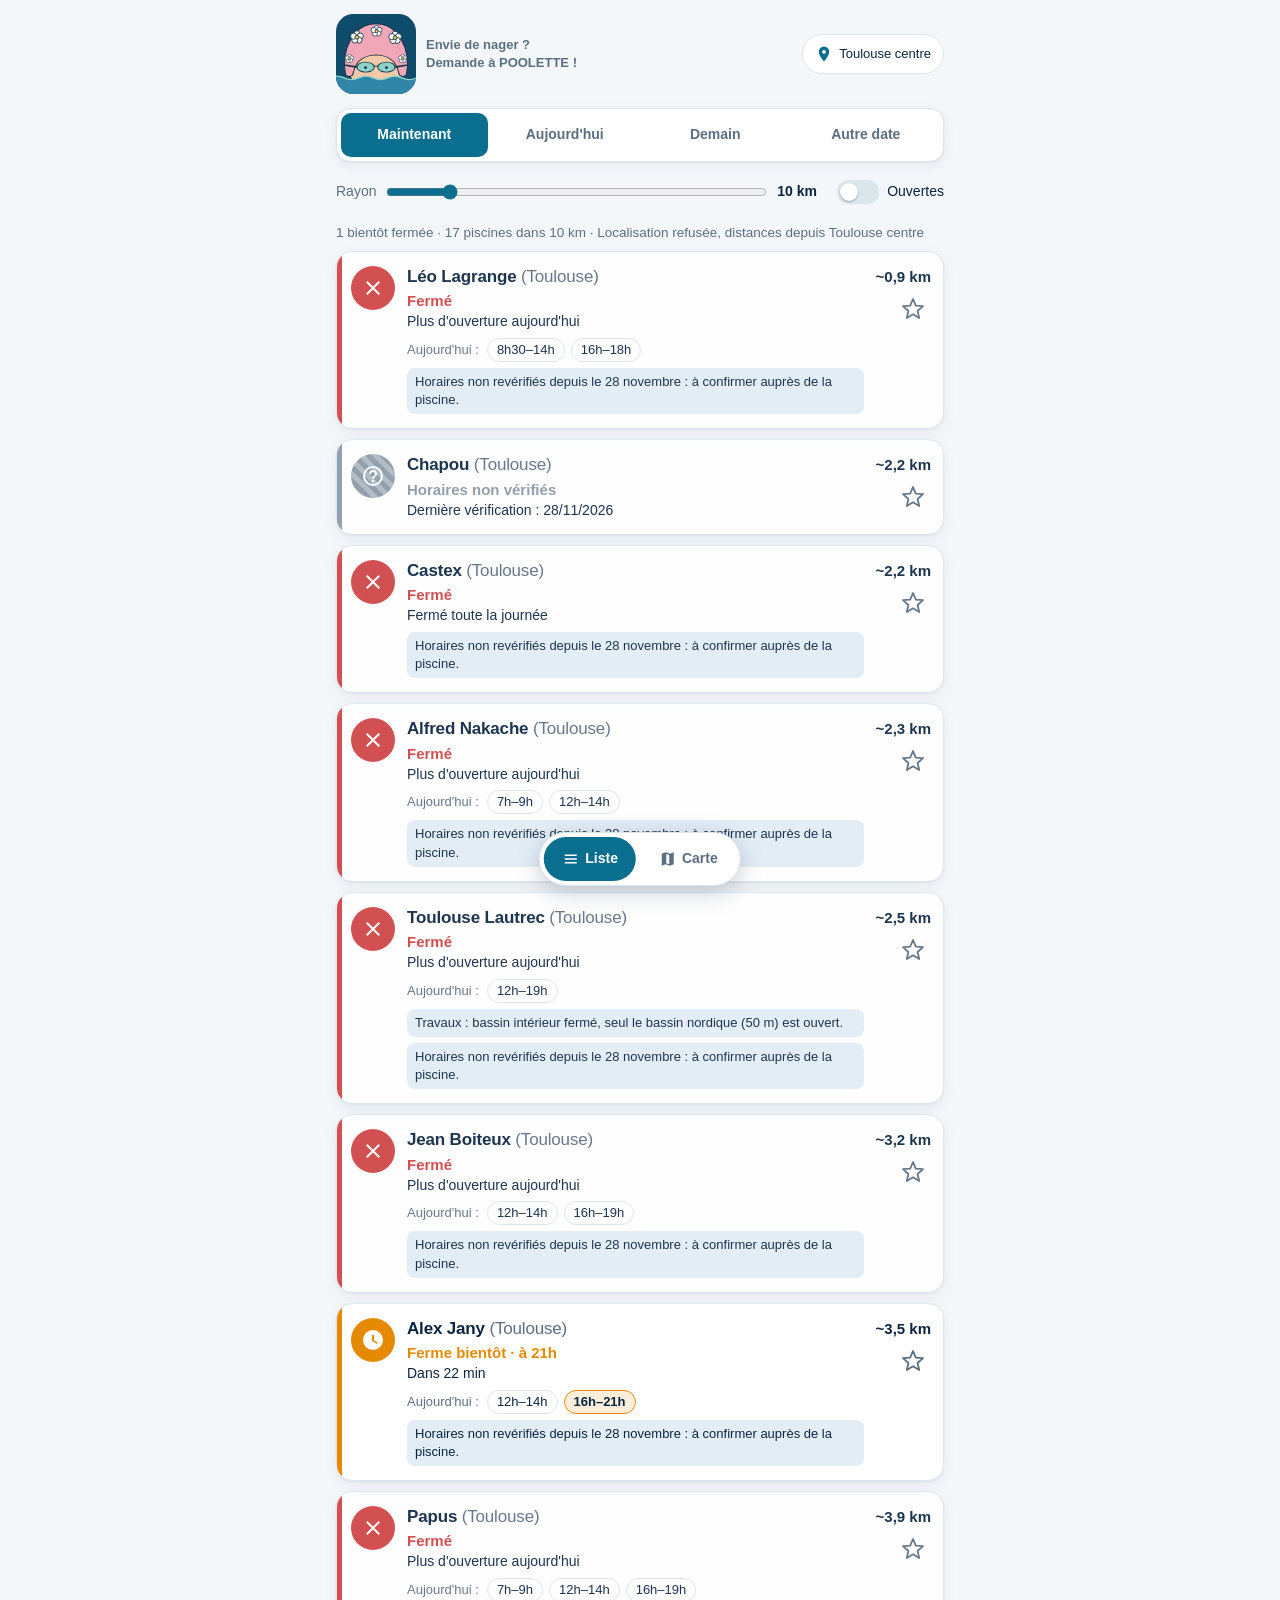
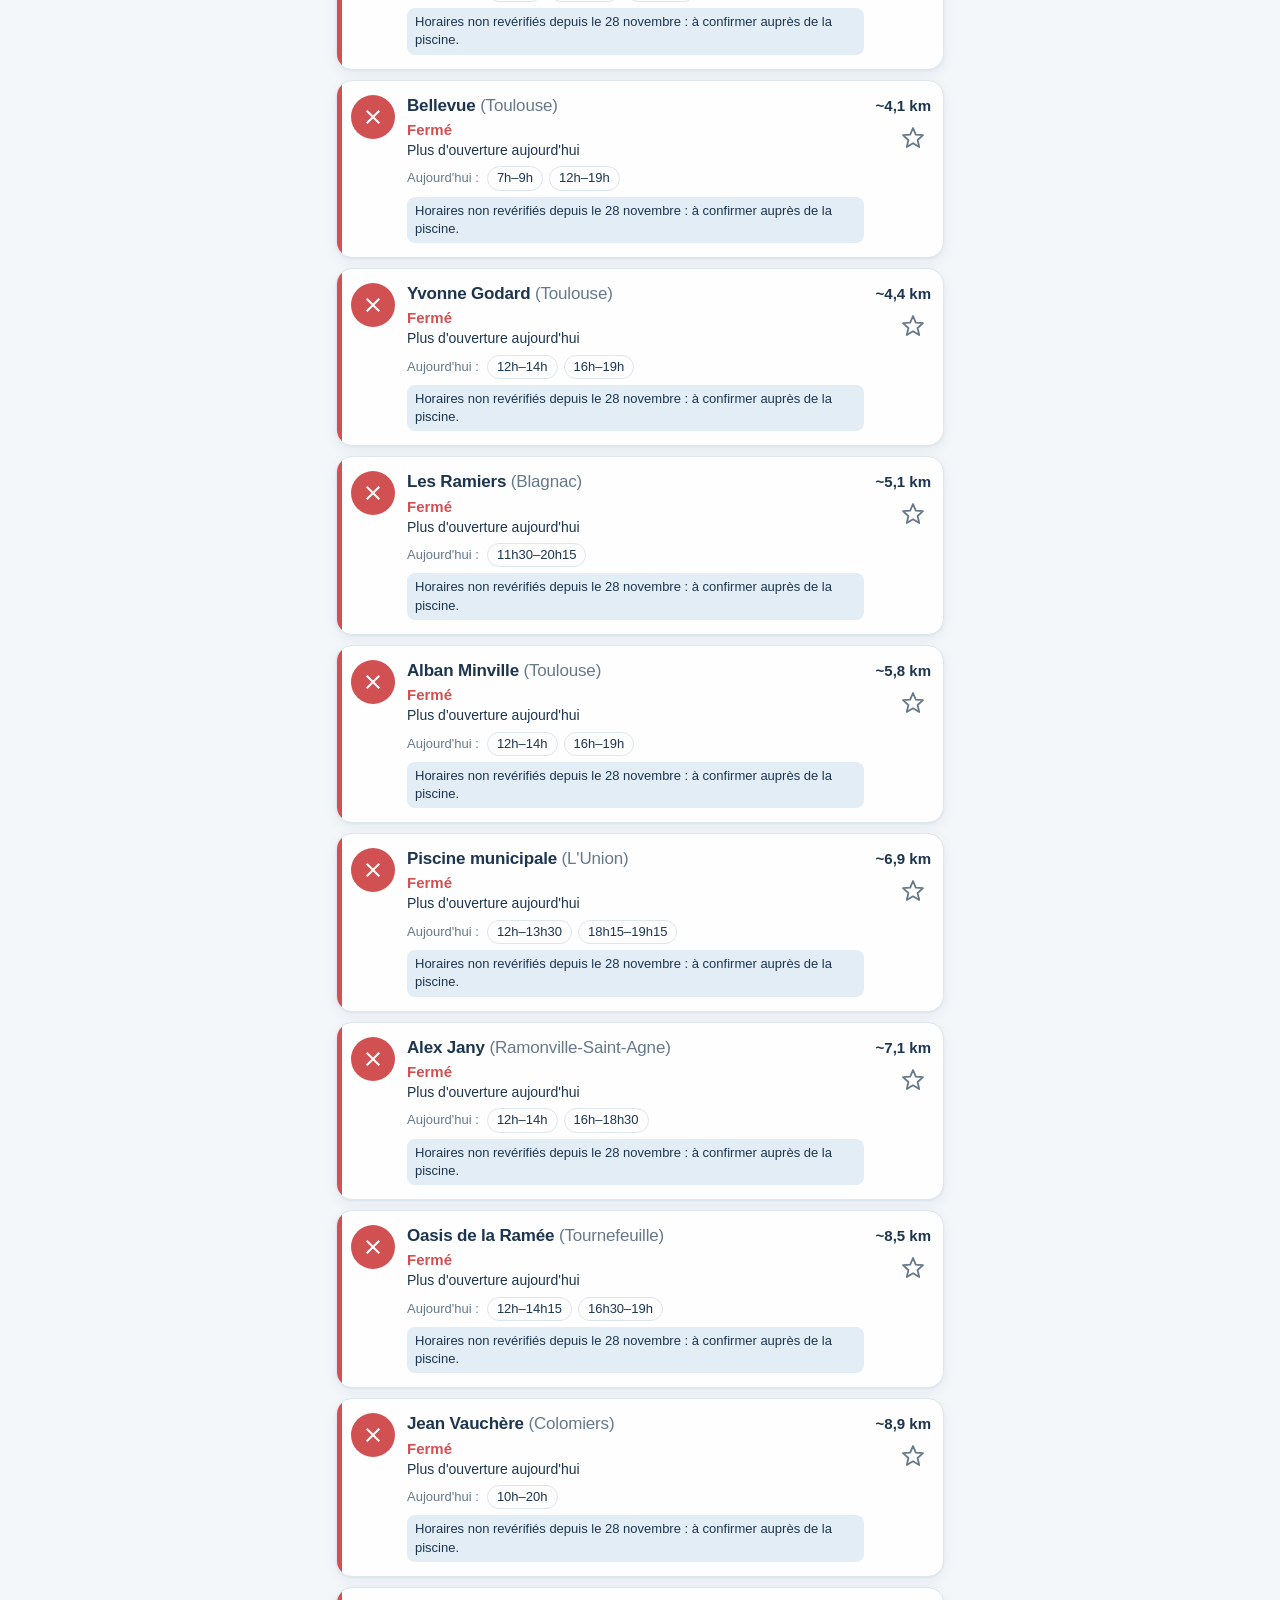
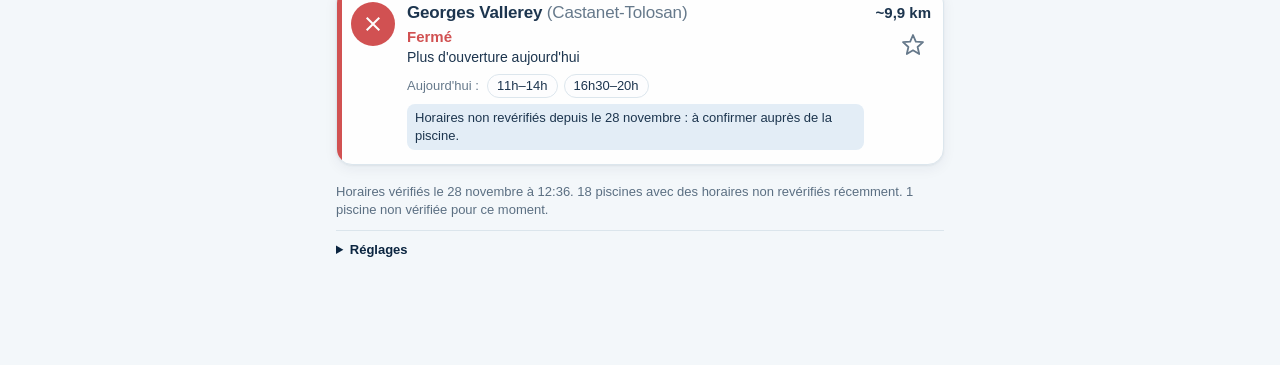
<file: site/index.html>
<!doctype html>
<html lang="fr">
<head>
  <meta charset="utf-8">
  <meta name="viewport" content="width=device-width, initial-scale=1, viewport-fit=cover">
  <title>Poolette</title>
  <meta name="description" content="Envie de nager ? Demande à POOLETTE !">
  <meta name="theme-color" content="#0a6e8e" media="(prefers-color-scheme: light)">
  <meta name="theme-color" content="#0c1c28" media="(prefers-color-scheme: dark)">
  <meta name="apple-mobile-web-app-capable" content="yes">
  <meta name="mobile-web-app-capable" content="yes">
  <meta name="apple-mobile-web-app-title" content="Poolette">
  <meta name="apple-mobile-web-app-status-bar-style" content="default">
  <link rel="manifest" href="manifest.webmanifest">
  <link rel="icon" href="icons/icon.svg" type="image/svg+xml">
  <link rel="apple-touch-icon" href="icons/apple-touch-icon.png">
  <link rel="stylesheet" href="styles.css">
</head>
<body>
  <header class="top">
    <div class="brand">
      <img src="icons/icon.svg" alt="" width="80" height="80">
      <div>
        <h1>Poolette</h1>
        <p>Envie de nager&nbsp;?<br>Demande à&nbsp;POOLETTE&nbsp;!</p>
      </div>
    </div>
    <button id="btnLocate" class="loc" type="button" aria-label="Me localiser">
      <svg viewBox="0 0 24 24" width="18" height="18" aria-hidden="true"><path fill="currentColor" d="M12 2a7 7 0 0 0-7 7c0 5.2 7 13 7 13s7-7.8 7-13a7 7 0 0 0-7-7Zm0 9.5A2.5 2.5 0 1 1 12 6.500a2.500 2.500 0 0 1 0 5Z"/></svg>
      <span id="locLabel">Localisation…</span>
    </button>
  </header>

  <section class="controls" aria-label="Choix du moment">
    <div class="seg" id="moment" role="group" aria-label="Moment">
      <button type="button" data-m="now" aria-pressed="true">Maintenant</button>
      <button type="button" data-m="today" aria-pressed="false">Aujourd'hui</button>
      <button type="button" data-m="tomorrow" aria-pressed="false">Demain</button>
      <button type="button" data-m="date" aria-pressed="false">Autre date</button>
    </div>

    <div class="row" id="dateRow" hidden>
      <label class="field">Date <input type="date" id="date"></label>
    </div>

    <div class="row" id="rangeRow" hidden>
      <label class="switch"><input type="checkbox" id="useRange"><span class="track"></span><span>Plage horaire</span></label>
      <span class="range" id="rangeInputs" hidden>
        <label class="field">de <input type="time" id="from" value="12:00"></label>
        <label class="field">à <input type="time" id="to" value="14:00"></label>
      </span>
    </div>

    <div class="row between">
      <label class="field grow">Rayon <input type="range" id="radius" min="1" max="20" step="1"><output id="radiusOut"></output></label>
      <label class="switch compact"><input type="checkbox" id="onlyOpen"><span class="track"></span><span>Ouvertes</span></label>
    </div>
  </section>

  <p id="summary" class="summary" aria-live="polite"></p>

  <main id="list" class="list" aria-live="polite"></main>
  <div id="map" class="map" hidden></div>

  <footer class="foot">
    <p id="fresh"></p>
    <details>
      <summary>Réglages</summary>
      <label class="field">Orange quand il reste moins de
        <select id="threshold">
          <option value="30">30 min</option>
          <option value="45">45 min</option>
          <option value="60">60 min</option>
          <option value="90">90 min</option>
        </select>
      </label>
      <p class="small">Poolette lit les pages officielles des piscines chaque jour. « Ouvert » signifie ouvert au public : les créneaux par ligne d'eau ne sont pas publiés.</p>
    </details>
  </footer>

  <nav class="viewbar" aria-label="Affichage">
    <button type="button" data-v="list" aria-pressed="true">
      <svg viewBox="0 0 24 24" width="18" height="18" aria-hidden="true"><path fill="currentColor" d="M4 6h16v2H4V6Zm0 5h16v2H4v-2Zm0 5h16v2H4v-2Z"/></svg>Liste
    </button>
    <button type="button" data-v="map" aria-pressed="false">
      <svg viewBox="0 0 24 24" width="18" height="18" aria-hidden="true"><path fill="currentColor" d="m9 3 6 2 5-2v16l-5 2-6-2-5 2V5l5-2Zm1 2.400v12.200l4 1.300V6.700l-4-1.300Z"/></svg>Carte
    </button>
  </nav>

  <script type="module" src="js/app.js"></script>
</body>
</html>
</file>
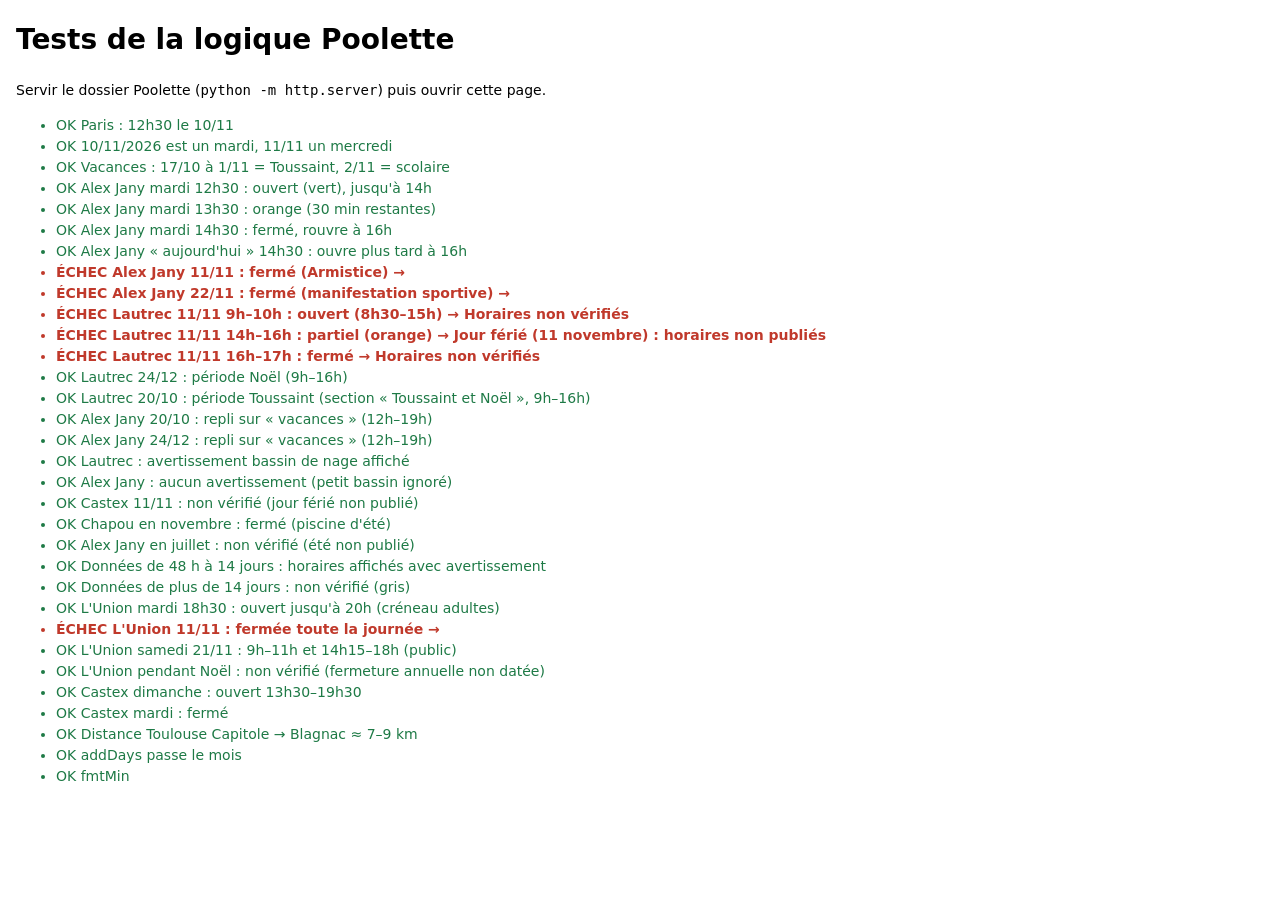
<file: tests/logic.test.html>
<!doctype html>
<html lang="fr"><head><meta charset="utf-8"><title>Tests Poolette</title>
<style>body{font:14px/1.5 system-ui;margin:16px}.ok{color:#1e7a46}.ko{color:#c0392b;font-weight:700}</style></head>
<body>
<h1>Tests de la logique Poolette</h1>
<p>Servir le dossier Poolette (<code>python -m http.server</code>) puis ouvrir cette page.</p>
<ul id="out"></ul>
<script type="module">
import { evaluate, scheduleFor, parisNow, vacationKind, addDays, dowOf, haversineKm, fmtMin } from '../site/js/logic.js';

const j = (u) => fetch(u).then((r) => r.json());
const [{ pools }, { pools: hours }, { exceptions }, cal] = await Promise.all([
  j('../site/pools.json'), j('../site/data/horaires.json'), j('../site/data/exceptions.json'), j('../site/data/calendar.json'),
]);
const P = Object.fromEntries(pools.map((p) => [p.id, p]));
// « maintenant » fixe : mardi 10/11/2026 12h30 à Paris (UTC+1). Les données de test sont celles du pipeline.
const NOW = new Date('2026-11-10T11:30:00Z');
const fresh = Object.fromEntries(Object.entries(hours).map(([k, v]) => [k, { ...v, checked_at: '2026-11-10T05:00:00Z' }]));

const ev = (id, q, now = NOW, h = fresh) => evaluate({ pool: P[id], h: h[id], exceptions, cal, q, now });
const results = [];
const t = (name, cond, info = '') => results.push({ name, ok: !!cond, info });

t('Paris : 12h30 le 10/11', parisNow(NOW).min === 750 && parisNow(NOW).dateStr === '2026-11-10');
t('10/11/2026 est un mardi, 11/11 un mercredi', dowOf('2026-11-10') === 2 && dowOf('2026-11-11') === 3);
t('Vacances : 17/10 à 1/11 = Toussaint, 2/11 = scolaire', vacationKind('2026-10-17', cal) === 'toussaint' && vacationKind('2026-11-01', cal) === 'toussaint' && vacationKind('2026-11-02', cal) === null);

let r = ev('alex-jany-toulouse', { mode: 'now', dateStr: '2026-11-10' });
t('Alex Jany mardi 12h30 : ouvert (vert), jusqu\'à 14h', r.state === 'open' && r.headline.includes('14h'), r.headline);

r = ev('alex-jany-toulouse', { mode: 'now', dateStr: '2026-11-10' }, new Date('2026-11-10T12:30:00Z'));
t('Alex Jany mardi 13h30 : orange (30 min restantes)', r.state === 'soon' && r.remaining === 30, r.headline);

r = ev('alex-jany-toulouse', { mode: 'now', dateStr: '2026-11-10' }, new Date('2026-11-10T13:30:00Z'));
t('Alex Jany mardi 14h30 : fermé, rouvre à 16h', r.state === 'closed' && r.detail === 'Rouvre à 16h', r.detail);

r = ev('alex-jany-toulouse', { mode: 'day', dateStr: '2026-11-10' }, new Date('2026-11-10T13:30:00Z'));
t('Alex Jany « aujourd\'hui » 14h30 : ouvre plus tard à 16h', r.state === 'later' && r.headline === 'Ouvre à 16h', r.headline);

r = ev('alex-jany-toulouse', { mode: 'day', dateStr: '2026-11-11' });
t('Alex Jany 11/11 : fermé (Armistice)', r.state === 'closed' && /Armistice/.test(r.note || ''), r.note);

r = ev('alex-jany-toulouse', { mode: 'day', dateStr: '2026-11-22' });
t('Alex Jany 22/11 : fermé (manifestation sportive)', r.state === 'closed' && /Manifestation/.test(r.note || ''), r.note);

r = ev('toulouse-lautrec', { mode: 'range', dateStr: '2026-11-11', from: 9 * 60, to: 10 * 60 });
t('Lautrec 11/11 9h–10h : ouvert (8h30–15h)', r.state === 'open', r.headline);

r = ev('toulouse-lautrec', { mode: 'range', dateStr: '2026-11-11', from: 14 * 60, to: 16 * 60 });
t('Lautrec 11/11 14h–16h : partiel (orange)', r.state === 'soon' && r.detail === '14h–15h', r.detail);

r = ev('toulouse-lautrec', { mode: 'range', dateStr: '2026-11-11', from: 16 * 60, to: 17 * 60 });
t('Lautrec 11/11 16h–17h : fermé', r.state === 'closed', r.headline);

r = ev('toulouse-lautrec', { mode: 'day', dateStr: '2026-12-24' });
t('Lautrec 24/12 : période Noël (9h–16h)', r.state === 'open' && r.slots[0][0] === 540 && r.slots[0][1] === 960, JSON.stringify(r.slots));

r = ev('toulouse-lautrec', { mode: 'day', dateStr: '2026-10-20' });
t('Lautrec 20/10 : période Toussaint (section « Toussaint et Noël », 9h–16h)', r.state === 'open' && r.slots[0][0] === 540 && r.slots[0][1] === 960, JSON.stringify(r.slots));

r = ev('alex-jany-toulouse', { mode: 'day', dateStr: '2026-10-20' });
t('Alex Jany 20/10 : repli sur « vacances » (12h–19h)', r.state === 'open' && r.slots[0][0] === 720, JSON.stringify(r.slots));

r = ev('alex-jany-toulouse', { mode: 'day', dateStr: '2026-12-24' });
t('Alex Jany 24/12 : repli sur « vacances » (12h–19h)', r.state === 'open' && r.slots[0][0] === 720, JSON.stringify(r.slots));

r = ev('toulouse-lautrec', { mode: 'now', dateStr: '2026-11-10' });
t('Lautrec : avertissement bassin de nage affiché', r.warnings.length === 1 && /nordique/.test(r.warnings[0]), r.warnings[0]);

r = ev('alex-jany-toulouse', { mode: 'now', dateStr: '2026-11-10' });
t('Alex Jany : aucun avertissement (petit bassin ignoré)', r.warnings.length === 0);

r = ev('castex', { mode: 'day', dateStr: '2026-11-11' });
t('Castex 11/11 : non vérifié (jour férié non publié)', r.state === 'unknown' && /férié/.test(r.detail), r.detail);

r = ev('chapou', { mode: 'now', dateStr: '2026-11-10' });
t("Chapou en novembre : fermé (piscine d'été)", r.state === 'closed' && /été/.test(r.note || ''), r.note);

r = ev('alex-jany-toulouse', { mode: 'day', dateStr: '2026-07-15' });
t("Alex Jany en juillet : non vérifié (été non publié)", r.state === 'unknown', r.detail);

r = ev('alex-jany-toulouse', { mode: 'now', dateStr: '2026-11-20' }, new Date('2026-11-20T11:30:00Z'));
t('Données de 48 h à 14 jours : horaires affichés avec avertissement', r.state !== 'unknown' && r.unverified && r.warnings.some((w) => /non revérifiés/.test(w)), r.headline + ' / ' + r.warnings.join(' | '));

r = ev('alex-jany-toulouse', { mode: 'now', dateStr: '2026-11-30' }, new Date('2026-11-30T11:30:00Z'));
t('Données de plus de 14 jours : non vérifié (gris)', r.state === 'unknown' && r.headline === 'Horaires non vérifiés', r.detail);

r = ev('lunion', { mode: 'now', dateStr: '2026-11-10' }, new Date('2026-11-10T17:30:00Z'));
t("L'Union mardi 18h30 : ouvert jusqu'à 20h (créneau adultes)", r.state === 'open' && r.headline.includes('20h'), r.headline);

r = ev('lunion', { mode: 'day', dateStr: '2026-11-11' });
t("L'Union 11/11 : fermée toute la journée", r.state === 'closed', r.note);

r = ev('lunion', { mode: 'day', dateStr: '2026-11-21' });
t("L'Union samedi 21/11 : 9h–11h et 14h15–18h (public)", r.state === 'open' && r.slots.length === 2 && r.slots[1][0] === 855 && r.slots[1][1] === 1080, JSON.stringify(r.slots));

r = ev('lunion', { mode: 'day', dateStr: '2026-12-29' });
t("L'Union pendant Noël : non vérifié (fermeture annuelle non datée)", r.state === 'unknown', r.detail);

r = ev('castex', { mode: 'day', dateStr: '2026-11-15' });
t('Castex dimanche : ouvert 13h30–19h30', r.state === 'open' && r.slots[0][0] === 810, JSON.stringify(r.slots));

r = ev('castex', { mode: 'day', dateStr: '2026-11-17' });
t('Castex mardi : fermé', r.state === 'closed', r.headline);

t('Distance Toulouse Capitole → Blagnac ≈ 7–9 km', (() => { const d = haversineKm(43.6045, 1.4442, 43.6370, 1.3900); return d > 4 && d < 9; })());
t('addDays passe le mois', addDays('2026-11-30', 1) === '2026-12-01');
t('fmtMin', fmtMin(810) === '13h30' && fmtMin(720) === '12h');

const out = document.getElementById('out');
for (const x of results) {
  const li = document.createElement('li');
  li.className = x.ok ? 'ok' : 'ko';
  li.textContent = `${x.ok ? 'OK ' : 'ÉCHEC '} ${x.name}${x.ok ? '' : ' → ' + x.info}`;
  out.append(li);
}
const bad = results.filter((x) => !x.ok).length;
document.title = bad ? `ÉCHEC ${bad}/${results.length}` : `OK ${results.length}/${results.length}`;
</script></body></html>
</file>
<file: site/styles.css>
/* Poolette — thème clair / sombre, mobile d'abord */
:root {
  --bg: #f3f7fa;
  --surface: #ffffff;
  --ink: #0b2540;
  --muted: #5b6f82;
  --line: #dbe5ec;
  --brand: #0a6e8e;
  --brand-ink: #ffffff;
  --open: #1e9e5a;
  --soon: #e58a00;
  --later: #2f7fc1;
  --closed: #cf4444;
  --unknown: #8a98a6;
  --shadow: 0 1px 2px rgba(11, 37, 64, .06), 0 4px 14px rgba(11, 37, 64, .06);
  --radius: 16px;
  color-scheme: light;
}
@media (prefers-color-scheme: dark) {
  :root {
    --bg: #0c1c28;
    --surface: #132a3a;
    --ink: #e9f2f8;
    --muted: #93a8b8;
    --line: #25425a;
    --brand: #35b5d6;
    --brand-ink: #062433;
    --open: #3ccd86;
    --soon: #f5a533;
    --later: #5aa9e6;
    --closed: #ef6b6b;
    --unknown: #7d8f9e;
    --shadow: 0 1px 2px rgba(0, 0, 0, .3), 0 4px 14px rgba(0, 0, 0, .25);
    color-scheme: dark;
  }
}
* { box-sizing: border-box; -webkit-tap-highlight-color: transparent; }
html { -webkit-text-size-adjust: 100%; }
body {
  margin: 0; background: var(--bg); color: var(--ink);
  font: 16px/1.4 -apple-system, BlinkMacSystemFont, "Segoe UI", Roboto, "Helvetica Neue", Arial, sans-serif;
  padding-bottom: calc(84px + env(safe-area-inset-bottom));
  max-width: 640px; margin-inline: auto;
}
button, input, select { font: inherit; color: inherit; }
[hidden] { display: none !important; }

/* En-tête */
.top {
  display: flex; align-items: center; justify-content: space-between; gap: 12px;
  padding: calc(14px + env(safe-area-inset-top)) 16px 10px;
}
.brand { display: flex; align-items: center; gap: 10px; min-width: 0; }
.brand img { border-radius: 14px; flex: none; }
@media (prefers-color-scheme: dark) { .brand img { box-shadow: 0 0 0 2px #8ED3C7; } }
.brand h1 { position: absolute; width: 1px; height: 1px; margin: -1px; padding: 0; overflow: hidden; clip: rect(0 0 0 0); white-space: nowrap; border: 0; }
.brand p { margin: 0; font-size: 13px; font-weight: 600; line-height: 1.35; color: var(--muted); }
.loc { flex: none; }
.loc {
  display: inline-flex; align-items: center; gap: 6px; border: 1px solid var(--line);
  background: var(--surface); border-radius: 999px; padding: 8px 12px; font-size: 13px;
  color: var(--ink); max-width: 46%; min-height: 40px; cursor: pointer;
}
.loc svg { color: var(--brand); flex: none; }
.loc span { overflow: hidden; text-overflow: ellipsis; white-space: nowrap; }

/* Contrôles */
.controls { padding: 4px 16px 6px; display: grid; gap: 10px; }
.seg {
  display: grid; grid-template-columns: repeat(4, 1fr); gap: 4px; padding: 4px;
  background: var(--surface); border: 1px solid var(--line); border-radius: 14px; box-shadow: var(--shadow);
}
.seg button {
  border: 0; background: transparent; padding: 10px 2px; border-radius: 10px; font-size: 14px;
  font-weight: 600; color: var(--muted); min-height: 44px; cursor: pointer;
}
.seg button[aria-pressed="true"] { background: var(--brand); color: var(--brand-ink); }
.row { display: flex; align-items: center; gap: 12px; flex-wrap: wrap; }
.row.between { justify-content: space-between; flex-wrap: nowrap; }
.field { display: inline-flex; align-items: center; gap: 8px; font-size: 14px; color: var(--muted); }
.field.grow { flex: 1; min-width: 0; }
.field input[type="date"], .field input[type="time"], .field select {
  background: var(--surface); border: 1px solid var(--line); border-radius: 10px;
  padding: 8px 10px; min-height: 40px; color: var(--ink);
}
.field input[type="range"] { flex: 1; min-width: 60px; accent-color: var(--brand); }
output { font-weight: 700; color: var(--ink); min-width: 48px; font-size: 14px; }
.range { display: inline-flex; gap: 10px; align-items: center; }

/* Interrupteurs */
.switch { display: inline-flex; align-items: center; gap: 8px; font-size: 14px; cursor: pointer; min-height: 40px; }
.switch input { position: absolute; opacity: 0; width: 1px; height: 1px; }
.switch .track { width: 42px; height: 24px; border-radius: 999px; background: var(--line); position: relative; flex: none; transition: background .15s; }
.switch .track::after { content: ""; position: absolute; top: 3px; left: 3px; width: 18px; height: 18px; border-radius: 50%; background: #fff; transition: transform .15s; box-shadow: 0 1px 2px rgba(0,0,0,.3); }
.switch input:checked + .track { background: var(--brand); }
.switch input:checked + .track::after { transform: translateX(18px); }
.switch input:focus-visible + .track { outline: 2px solid var(--brand); outline-offset: 2px; }
.switch.compact { white-space: nowrap; }

.summary { margin: 6px 16px 8px; font-size: 13.5px; color: var(--muted); min-height: 1.4em; }

/* Liste */
.list { display: grid; gap: 10px; padding: 0 16px; }
.card {
  position: relative; display: grid; grid-template-columns: 44px 1fr auto; gap: 12px; align-items: start;
  background: var(--surface); border: 1px solid var(--line); border-radius: var(--radius);
  padding: 14px 12px 14px 14px; box-shadow: var(--shadow); overflow: hidden;
}
.card::before { content: ""; position: absolute; inset: 0 auto 0 0; width: 5px; background: var(--c); }
.card.open { --c: var(--open); } .card.soon { --c: var(--soon); } .card.later { --c: var(--later); }
.card.closed { --c: var(--closed); } .card.unknown { --c: var(--unknown); }
.card.closed, .card.unknown { opacity: .92; }
.badge {
  width: 44px; height: 44px; border-radius: 50%; display: grid; place-items: center; color: #fff;
  background: var(--c); flex: none;
}
.card.unknown .badge { background: repeating-linear-gradient(45deg, var(--unknown) 0 5px, color-mix(in srgb, var(--unknown) 70%, #fff) 5px 10px); }
.badge svg { width: 24px; height: 24px; }
.body { min-width: 0; }
.body h2 { margin: 0; font-size: 17px; line-height: 1.25; letter-spacing: -.01em; }
.body h2 .commune { font-weight: 500; color: var(--muted); }
.headline { margin: 3px 0 0; font-weight: 700; color: var(--c); font-size: 15px; }
.detail { margin: 1px 0 0; font-size: 14px; color: var(--ink); }
.slots { margin: 6px 0 0; display: flex; flex-wrap: wrap; gap: 6px; align-items: center; font-size: 13px; color: var(--muted); }
.slots .when { margin-right: 2px; }
.chip { border: 1px solid var(--line); border-radius: 999px; padding: 2px 9px; font-variant-numeric: tabular-nums; color: var(--ink); background: color-mix(in srgb, var(--surface) 90%, var(--bg)); }
.chip.on { border-color: var(--c); background: color-mix(in srgb, var(--c) 14%, var(--surface)); font-weight: 600; }
.note { margin: 6px 0 0; font-size: 13px; color: var(--ink); background: color-mix(in srgb, var(--soon) 14%, var(--surface)); border-radius: 8px; padding: 5px 8px; }
.warn { margin: 6px 0 0; font-size: 13px; color: var(--ink); background: color-mix(in srgb, var(--later) 14%, var(--surface)); border-radius: 8px; padding: 5px 8px; }
.side { display: flex; flex-direction: column; align-items: flex-end; gap: 4px; }
.dist { font-weight: 700; font-size: 15px; font-variant-numeric: tabular-nums; white-space: nowrap; }
.fav { border: 0; background: transparent; padding: 8px; margin: -4px -4px 0 0; color: var(--muted); cursor: pointer; border-radius: 10px; min-width: 44px; min-height: 44px; display: grid; place-items: center; }
.fav[aria-pressed="true"] { color: #f0b400; }
.fav svg { width: 24px; height: 24px; }
.empty { text-align: center; color: var(--muted); padding: 36px 16px; }

/* Carte */
.map { height: calc(100dvh - 330px); min-height: 320px; margin: 0 16px; border-radius: var(--radius); overflow: hidden; border: 1px solid var(--line); }

/* Pied de page */
.foot { padding: 18px 16px 8px; font-size: 13px; color: var(--muted); }
.foot p { margin: 0 0 10px; }
.foot details { border-top: 1px solid var(--line); padding-top: 10px; }
.foot summary { cursor: pointer; font-weight: 600; color: var(--ink); min-height: 32px; }
.small { font-size: 12.5px; }

/* Barre de bascule */
.viewbar {
  position: fixed; left: 50%; transform: translateX(-50%); bottom: calc(14px + env(safe-area-inset-bottom));
  display: flex; gap: 4px; padding: 4px; background: var(--surface); border: 1px solid var(--line);
  border-radius: 999px; box-shadow: 0 6px 24px rgba(11, 37, 64, .22); z-index: 1000;
}
.viewbar button {
  display: inline-flex; align-items: center; gap: 6px; border: 0; background: transparent; padding: 10px 18px;
  border-radius: 999px; font-weight: 600; font-size: 14px; color: var(--muted); min-height: 44px; cursor: pointer;
}
.viewbar button[aria-pressed="true"] { background: var(--brand); color: var(--brand-ink); }

button:focus-visible, select:focus-visible, input:focus-visible { outline: 2px solid var(--brand); outline-offset: 2px; }
@media (prefers-reduced-motion: reduce) { * { transition: none !important; } }
</file>
